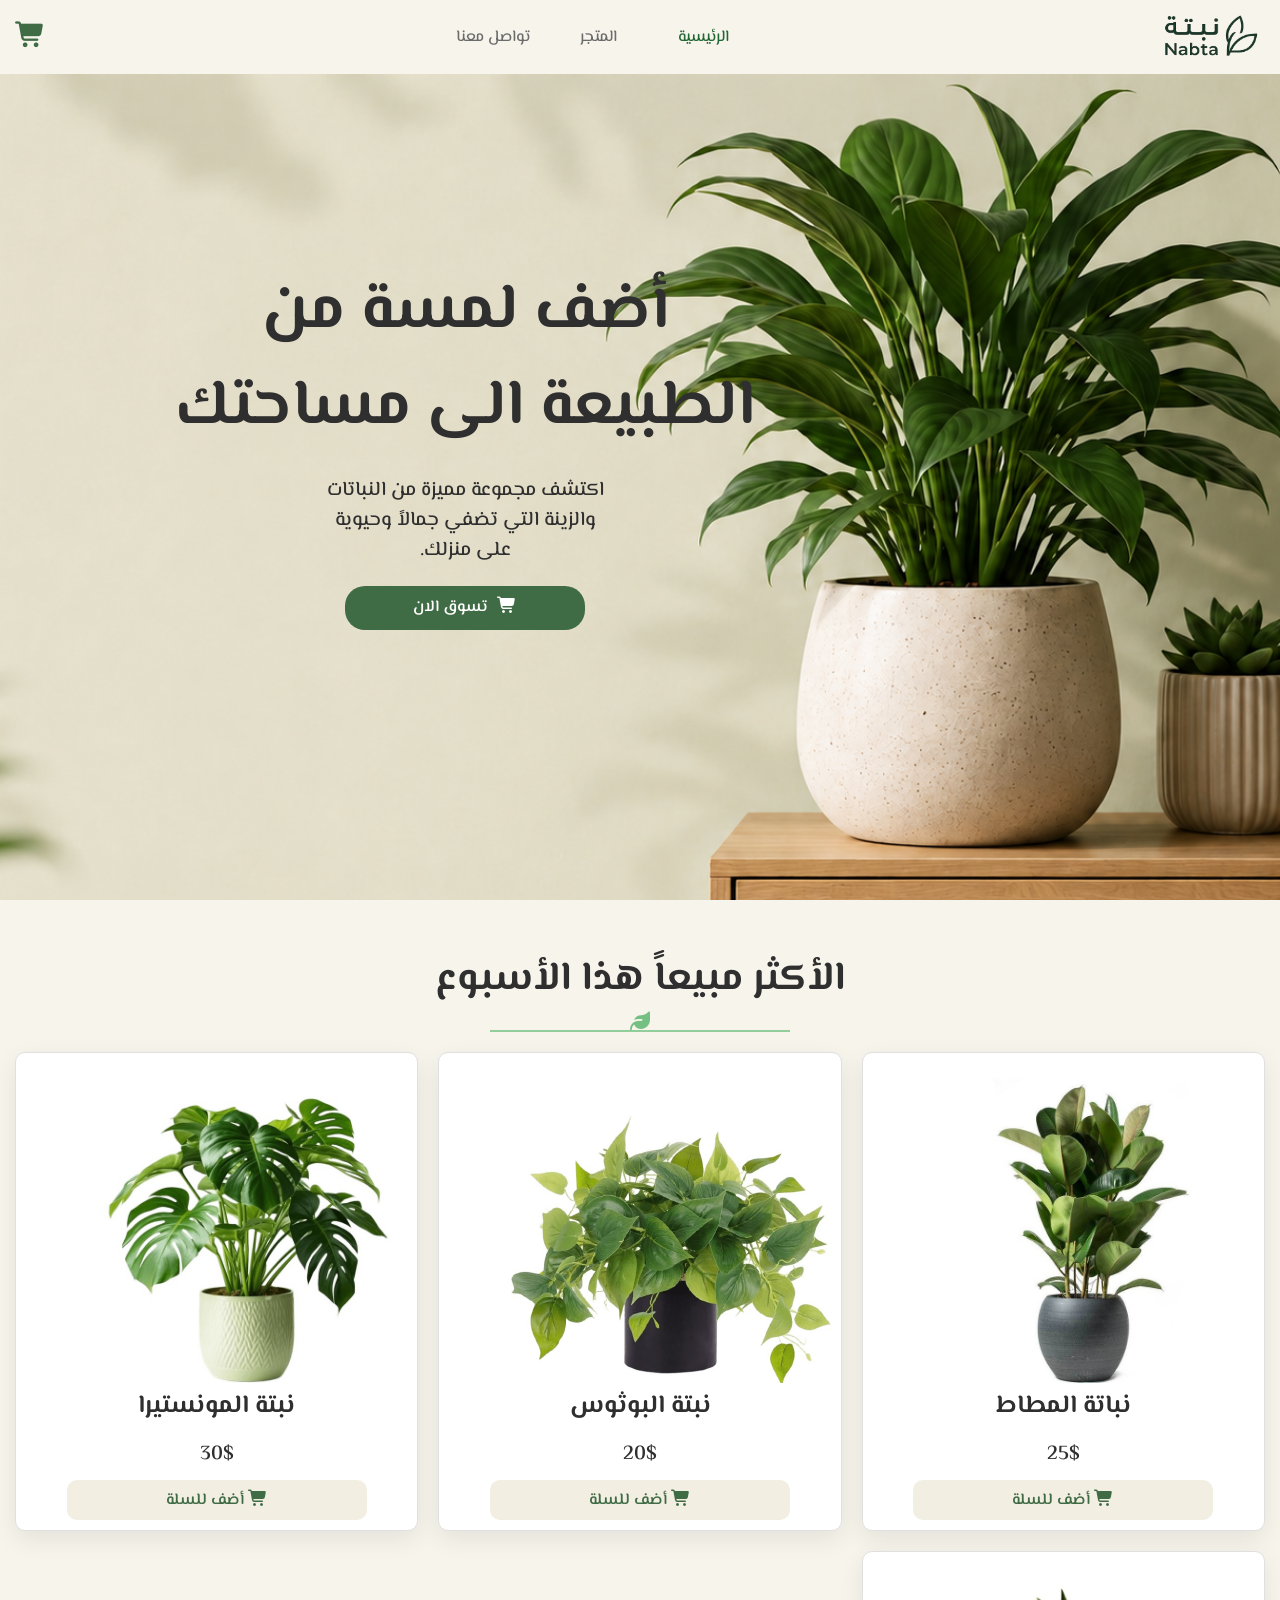
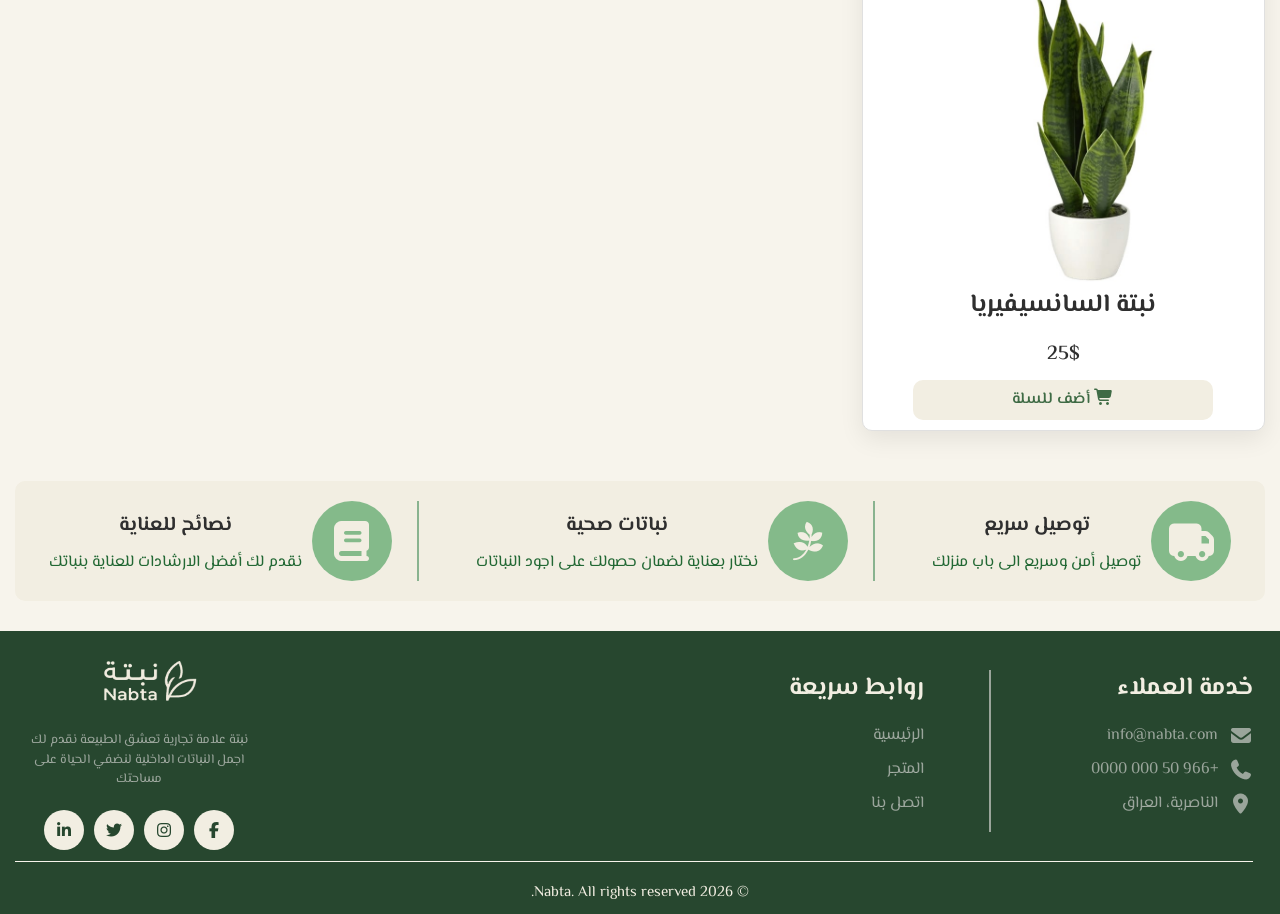
<file: index.html>
<!DOCTYPE html>
<html lang="ar" dir="rtl">
<head>
    <meta charset="UTF-8">
    <meta name="viewport" content="width=device-width, initial-scale=1.0">
    <title>Nabta</title>
    <!-- Font Awesome -->
    <link rel="stylesheet" href="css/all.min.css">
    <!-- Main Template CSS File -->
    <link rel="stylesheet" href="css/nabta.css">
</head>
<body>
    <!-- Start Nav-bar -->
    <nav>
        <div class="container">
            <div class="nav-content">
                <div class="logo">
                    <a href="#"><img src="img/logo-b.png" alt="logo"></a>
                </div>
                <div class="links">
                    <ul>
                        <li><a class="active" href="home.html">الرئيسية</a></li>
                        <li><a href="shop.html">المتجر</a></li>
                        <li><a href="contact.html">تواصل معنا</a></li>
                    </ul>
                </div>
                <div class="basket">
                    <i class="fa-solid fa-cart-shopping"></i>
                </div>
            </div>
        </div>
    </nav>
    <!-- End Nav-bar -->

    <!-- Start Hero-section -->
    <div class="hero-section">
        <div class="content-hero">
            <div class="text">
                <h1>أضف لمسة من الطبيعة الى مساحتك</h1>
                <p>اكتشف مجموعة مميزة من النباتات والزينة التي تضفي جمالاً وحيوية على منزلك.</p>
                <a href="#"> <i class="fa-solid fa-cart-shopping"></i> تسوق الان</a>
            </div>
            <div class="space"></div>
        </div>
    </div> 
    <!-- End Hero-section -->

    <!-- Start Most-popular-section -->
    <div class="most-popular-section">
        <div class="container">
            <div class="popular-content">
                <div class="popular-title">
                    <h2>الأكثر مبيعاً هذا الأسبوع</h2>
                </div>
                <div class="line">
                    <i class="fas fa-leaf"></i>
                </div>
                <div class="popular-products">
                    <div class="product">
                        <img src="img/rubber.jpg" alt="نبتة المطاط">
                        <div class="popular-product-info">
                            <h3>نباتة المطاط</h3>
                            <div class="popular-product-price">
                                <span>25$</span>
                            </div>
                            <div class="popular-product-actions">
                                <button class="add-to-cart"><i class="fa-solid fa-cart-shopping"></i> أضف للسلة</button>
                            </div>
                        </div>
                    </div>
                    <div class="product">
                        <img src="img/pothos-b.jpg" alt="نبتة البوثوس">
                        <div class="popular-product-info">
                            <h3>نبتة البوثوس</h3>
                            <div class="popular-product-price">
                                <span>20$</span>
                            </div>
                            <div class="popular-product-actions">
                                <button class="add-to-cart"><i class="fa-solid fa-cart-shopping"></i> أضف للسلة</button>
                            </div>
                        </div>
                    </div>
                    <div class="product">
                        <img src="img/monstera-b.jpg" alt="نبتة المونستيرا">
                        <div class="popular-product-info">
                            <h3>نبتة المونستيرا</h3>
                            <div class="popular-product-price">
                                <span>30$</span>
                            </div>
                            <div class="popular-product-actions">
                                <button class="add-to-cart"><i class="fa-solid fa-cart-shopping"></i> أضف للسلة</button>
                            </div>
                        </div>
                    </div>
                    <div class="product">
                        <img src="img/sansevieria-c.jpg" alt="نبتة السانسيفيريا">
                        <div class="popular-product-info">
                            <h3>نبتة السانسيفيريا</h3>
                            <div class="popular-product-price">
                                <span>25$</span>
                            </div>
                            <div class="popular-product-actions">
                                <button class="add-to-cart"><i class="fa-solid fa-cart-shopping"></i> أضف للسلة</button>
                            </div>
                        </div>
                    </div>
                </div>
            </div>
        </div>
    </div>
    <!-- End Most-popular-section -->

    <!-- start Services-section -->
     <div class="services">
        <div class="container">
            <div class="srv-content">
                <div class="box">
                    <div class="icon"><i class="fas fa-truck"></i></div>
                    <div class="text">
                        <h4>توصيل سريع</h4>
                        <p>توصيل أمن وسريع الى باب منزلك</p>
                    </div>
                </div>
                <div class="box">
                    <div class="icon"><i class="fa-brands fa-pagelines"></i></div>
                    <div class="text">
                        <h4>نباتات صحية</h4>
                        <p>نختار بعناية لضمان حصولك على اجود النباتات</p>
                    </div>
                </div>
                <div class="box">
                    <div class="icon"><i class="fas fa-book"></i></div>
                    <div class="text">
                        <h4>نصائح للعناية</h4>
                        <p>نقدم لك أفضل الارشادات للعناية بنباتك</p>
                    </div>
                </div>
            </div>
        </div>
     </div>
    <!-- End Services-section -->

    <!-- Start Footer-section -->
     <div class="footer">
        <div class="container">
            <div class="footer-content">
                <div class="box">
                    <div class="customer-service">
                        <h3>خدمة العملاء</h3>
                        <ul>
                            <li><i class="fas fa-envelope"></i><a href="mailto:info@nabta.com">info@nabta.com</a></li>
                            <li><i class="fas fa-phone"></i><a href="tel:+966500000000">+966 50 000 0000</a></li>
                            <li><i class="fas fa-map-marker-alt"></i><a href="#">الناصرية، العراق</a></li>
                        </ul>
                    </div>
                    <div class="quick-links">
                        <h3>روابط سريعة</h3>
                        <ul>
                            <li><a href="#">الرئيسية</a></li>
                            <li><a href="shop.html">المتجر</a></li>
                            <li><a href="contact.html">اتصل بنا</a></li>
                        </ul>
                    </div>
                </div>
                <div class="box-social">
                    <div class="social-media">
                        <div class="logo">
                            <a href="#"><img src="img/logo-f.png" alt="logo"></a>
                        </div>
                        <div class="text">
                            <p>نبتة علامة تجارية تعشق الطبيعة نقدم لك اجمل النباتات الداخلية لنضفي الحياة على مساحتك</p>
                        </div>
                        <ul>
                            <li><a href="https://www.facebook.com/nabta.plants"><i class="fab fa-facebook-f"></i></a></li>
                            <li><a href="https://www.instagram.com/nabta.plants"><i class="fab fa-instagram"></i></a></li>
                            <li><a href="https://www.twitter.com/nabta.plants"><i class="fab fa-twitter"></i></a></li>
                            <li><a href="https://www.linkedin.com/company/nabta.plants"><i class="fab fa-linkedin-in"></i></a></li>
                        </ul>
                    </div>
                </div>
            </div>
        </div>
     </div>
    <!-- End Footer-section -->

    <!-- Start Copyright-section -->
     <div class="copyright">
        <div class="container">
            <p>&copy; 2026 Nabta. All rights reserved.</p>
        </div>
     </div>
    <!-- End Copyright-section -->


</body>
</html>
</file>
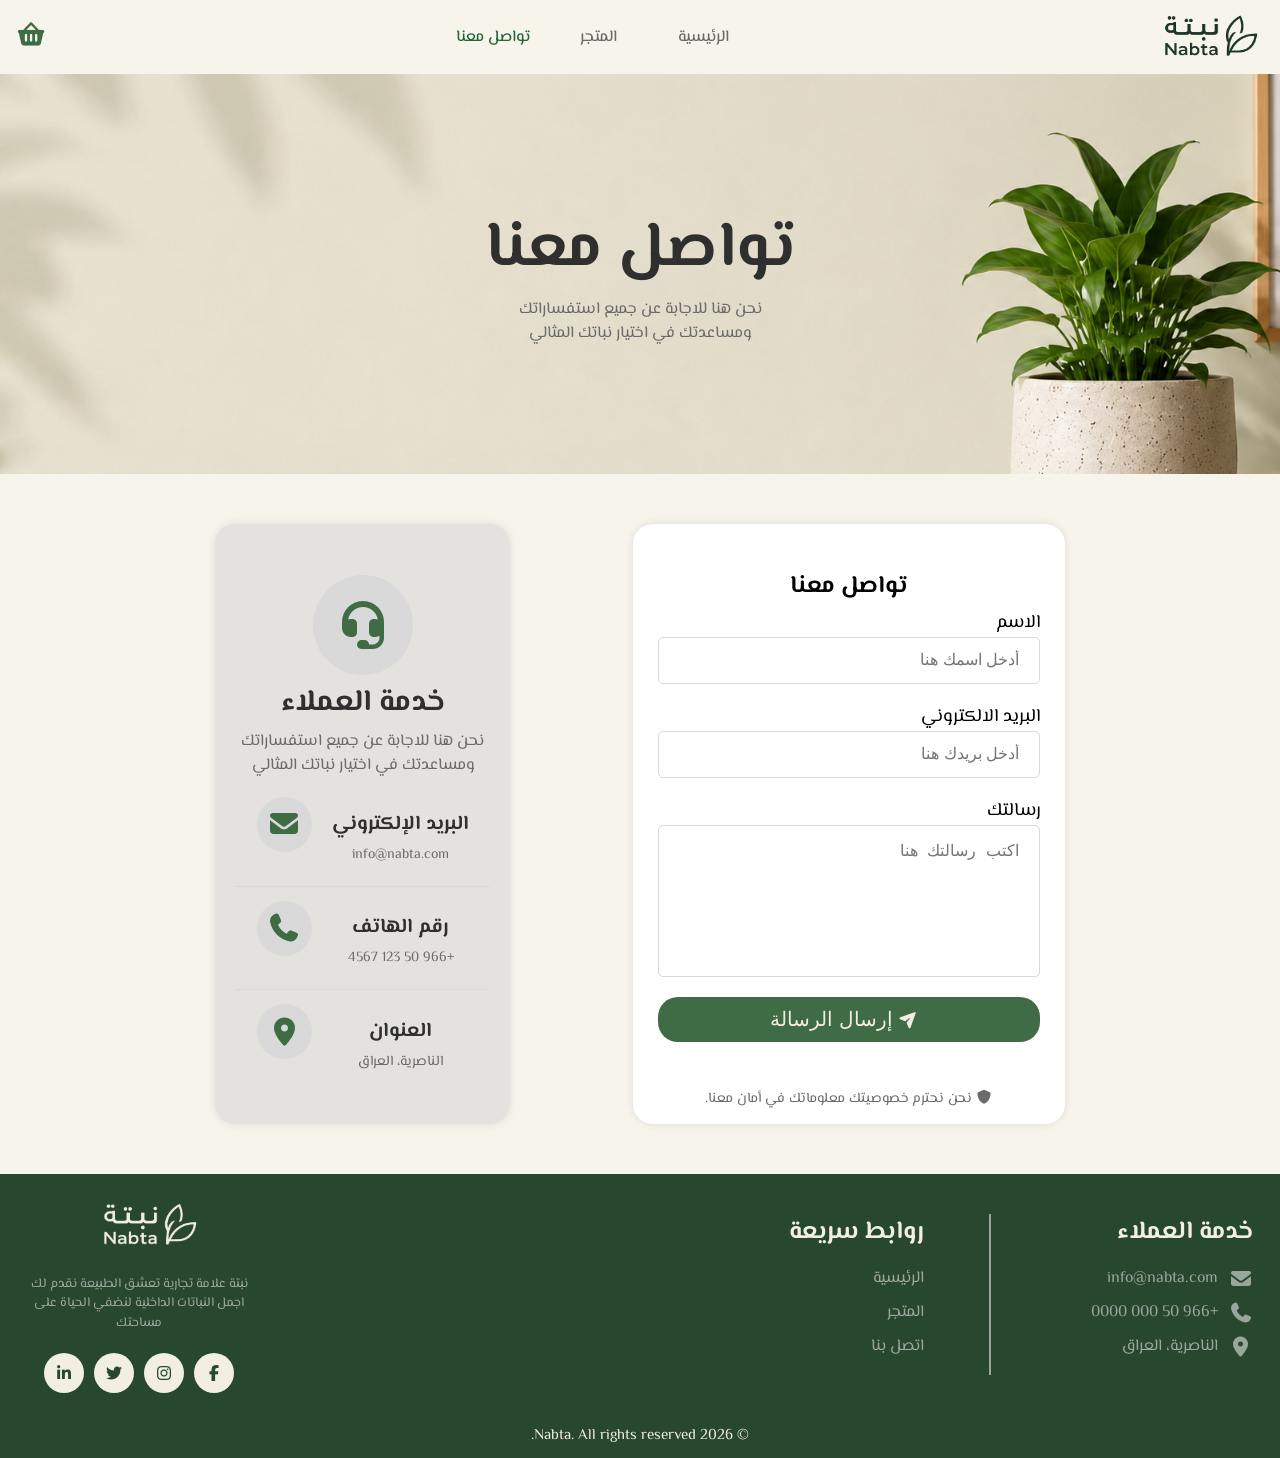
<file: contact.html>
<!DOCTYPE html>
<html lang="ar" dir="rtl">
<head>
    <meta charset="UTF-8">
    <meta name="viewport" content="width=device-width, initial-scale=1.0">
    <title>Nabta</title>
    <!-- Font Awesome -->
    <link rel="stylesheet" href="css/all.min.css">
    <!-- Main Template CSS File -->
    <link rel="stylesheet" href="css/nabta.css">
</head>
<body>
    <!-- Start Nav-bar -->
    <nav>
        <div class="container">
            <div class="nav-content">
                <div class="logo">
                    <a href="#"><img src="img/logo-b.png" alt="logo"></a>
                </div>
                <div class="links">
                    <ul>
                        <li><a href="index.html">الرئيسية</a></li>
                        <li><a href="shop.html">المتجر</a></li>
                        <li><a class="active" href="contact.html">تواصل معنا</a></li>
                    </ul>
                </div>
                <div class="basket">
                    <i class="fas fa-shopping-basket"></i>
                </div>
            </div>
        </div>
    </nav>
    <!-- End Nav-bar -->

    <!-- Start Header-section -->
    <div class="header">
        <div class="header-content">
            <h1>تواصل معنا</h1>
            <p>نحن هنا للاجابة عن جميع استفساراتك <br> ومساعدتك في اختيار نباتك المثالي</p>
        </div>
    </div>
    <!-- End Header-section -->

    <!-- Start Contact us-section -->
    <div class="contact-us">
        <div class="container">
            <div class="father-box">
                <div class="box-one">
                    <h2>تواصل معنا</h2>
                    <form action="">
                        <div class="details">
                            <label for="name">الاسم</label>
                            <input class="personal" type="text" id="name" required placeholder="أدخل اسمك هنا">
                        </div>
                        <div class="details">
                            <label for="email">البريد الالكتروني</label>
                            <input class="email" type="email" id="email" required placeholder="أدخل بريدك هنا">
                        </div>
                        <div class="details">
                            <label for="message">رسالتك</label>
                            <textarea class="text" id="message" required placeholder="اكتب رسالتك هنا"></textarea>
                        </div>
                        <div class="btn-send">
                            <button type="submit"><i class="fa-solid fa-paper-plane"></i> إرسال الرسالة</button>
                        </div>
                        <div class="footer-save">
                            <p><i class="fa-solid fa-shield"></i> نحن نحترم خصوصيتك معلوماتك في أمان معنا.</p>
                        </div>
                    </form>
                </div>
                <div class="box-two">
                    <div class="icon"><i class="fa-solid fa-headset"></i></div>
                    <div class="text-min">
                        <h3>خدمة العملاء</h3>
                        <p>نحن هنا للاجابة عن جميع استفساراتك <br> ومساعدتك في اختيار نباتك المثالي</p>
                    </div>
                    <div class="box-info">
                        <div class="text">
                            <h4>البريد الإلكتروني</h4>
                            <a href="mailto:info@nabta.com"><p>info@nabta.com</p></a>
                        </div>
                        <a href="mailto:info@nabta.com"><div class="box-icon"><i class="fa-solid fa-envelope"></i></div></a>
                    </div>
                    <div class="box-info">
                        <div class="text">
                            <h4>رقم الهاتف</h4>
                            <a href="tel:+966501234567"><p>+966 50 123 4567</p></a>
                        </div>
                        <a href="tel:+966501234567"><div class="box-icon"><i class="fa-solid fa-phone"></i></div></a>
                    </div>
                    <div class="box-info">
                        <div class="text">
                            <h4>العنوان</h4>
                            <a href="https://maps.app.goo.gl/kQ22vSnUgNtGTex47" target="_blank"><p>الناصرية، العراق</p></a>
                        </div>
                        <a href="https://maps.app.goo.gl/kQ22vSnUgNtGTex47" target="_blank"><div class="box-icon"><i class="fa-solid fa-map-marker-alt"></i></div></a>
                    </div>
                </div>
            </div>
        </div>
    </div>
    <!-- End Contact us-section -->

    <!-- Start Footer-section -->
     <div class="footer">
        <div class="container">
            <div class="footer-content">
                <div class="box">
                    <div class="customer-service">
                        <h3>خدمة العملاء</h3>
                        <ul>
                            <li><i class="fas fa-envelope"></i><a href="mailto:info@nabta.com">info@nabta.com</a></li>
                            <li><i class="fas fa-phone"></i><a href="tel:+966500000000">+966 50 000 0000</a></li>
                            <li><i class="fas fa-map-marker-alt"></i><a href="#">الناصرية، العراق</a></li>
                        </ul>
                    </div>
                    <div class="quick-links">
                        <h3>روابط سريعة</h3>
                        <ul>
                            <li><a href="index.html">الرئيسية</a></li>
                            <li><a href="shop.html">المتجر</a></li>
                            <li><a href="#">اتصل بنا</a></li>
                        </ul>
                    </div>
                </div>
                <div class="box-social">
                    <div class="social-media">
                        <div class="logo">
                            <a href="#"><img src="img/logo-f.png" alt="logo"></a>
                        </div>
                        <div class="text">
                            <p>نبتة علامة تجارية تعشق الطبيعة نقدم لك اجمل النباتات الداخلية لنضفي الحياة على مساحتك</p>
                        </div>
                        <ul>
                            <li><a href="https://www.facebook.com/nabta.plants"><i class="fab fa-facebook-f"></i></a></li>
                            <li><a href="https://www.instagram.com/nabta.plants"><i class="fab fa-instagram"></i></a></li>
                            <li><a href="https://www.twitter.com/nabta.plants"><i class="fab fa-twitter"></i></a></li>
                            <li><a href="https://www.linkedin.com/company/nabta.plants"><i class="fab fa-linkedin-in"></i></a></li>
                        </ul>
                    </div>
                </div>
            </div>
        </div>
     </div>
    <!-- End Footer-section -->

    <!-- Start Copyright-section -->
     <div class="copyright">
        <div class="container">
            <p>&copy; 2026 Nabta. All rights reserved.</p>
        </div>
     </div>
    <!-- End Copyright-section -->
</file>
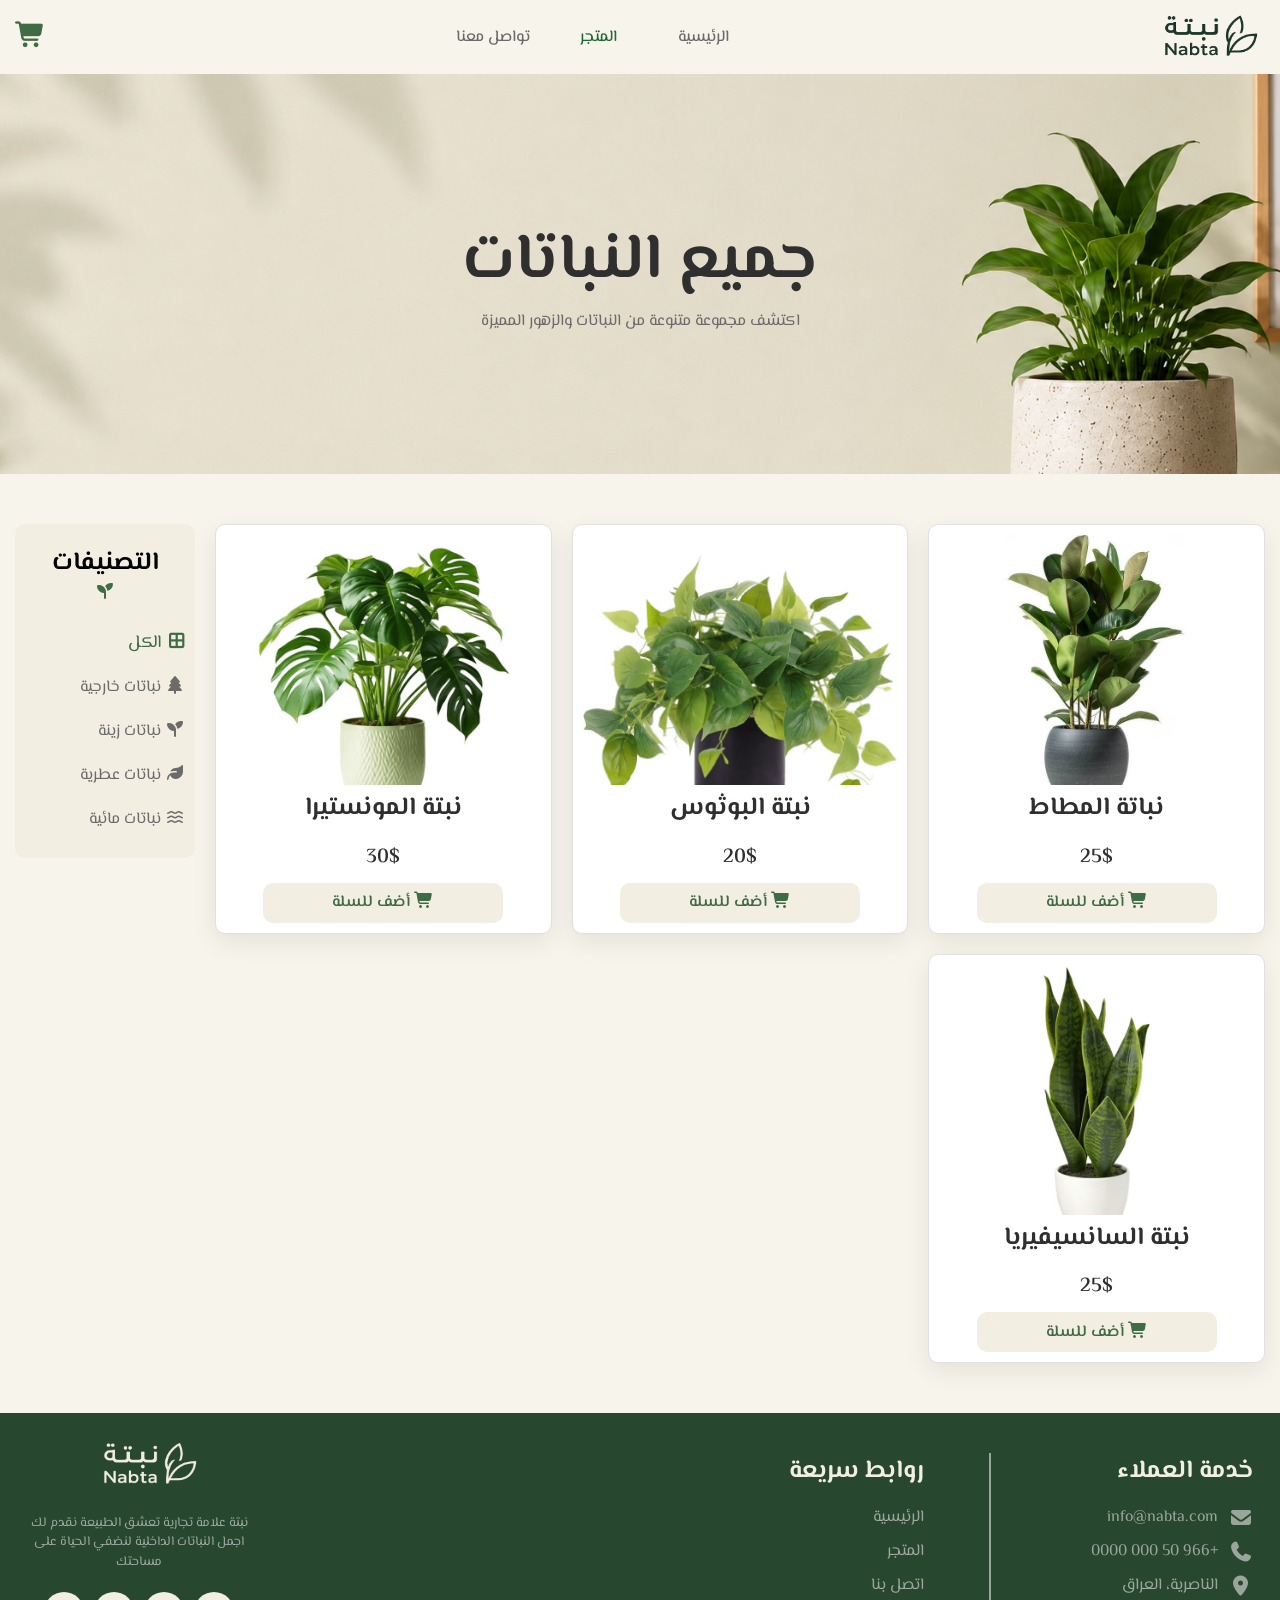
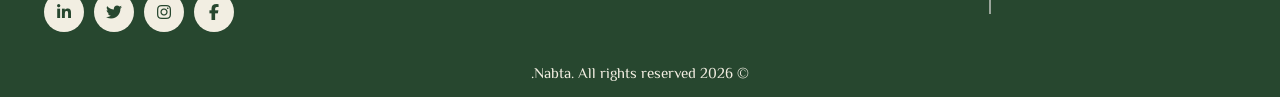
<file: shop.html>
<!DOCTYPE html>
<html lang="ar" dir="rtl">
<head>
    <meta charset="UTF-8">
    <meta name="viewport" content="width=device-width, initial-scale=1.0">
    <title>Nabta</title>
    <!-- Font Awesome -->
    <link rel="stylesheet" href="css/all.min.css">
    <!-- Main Template CSS File -->
    <link rel="stylesheet" href="css/nabta.css">
</head>
<body>
    <!-- Start Nav-bar -->
    <nav>
        <div class="container">
            <div class="nav-content">
                <div class="logo">
                    <a href="#"><img src="img/logo-b.png" alt="logo"></a>
                </div>
                <div class="links">
                    <ul>
                        <li><a href="index.html">الرئيسية</a></li>
                        <li><a class="active" href="shop.html">المتجر</a></li>
                        <li><a href="contact.html">تواصل معنا</a></li>
                    </ul>
                </div>
                <div class="basket">
                    <i class="fa-solid fa-cart-shopping"></i>
                </div>
            </div>
        </div>
    </nav>
    <!-- End Nav-bar -->

    <!-- Start Header-section -->
    <div class="header">
        <div class="header-content">
            <h1>جميع النباتات</h1>
            <p>اكتشف مجموعة متنوعة من النباتات والزهور المميزة</p>
        </div>
    </div>
    <!-- End Header-section -->

    <!-- Start Products-Section -->
    <div class="generl-sec">
        <div class="container">
            <div class="shop-sec">
                <div class="products-grid">
                    <div class="popular-products">
                        <div class="product">
                            <img src="img/rubber.jpg" alt="نبتة المطاط">
                            <div class="popular-product-info">
                                <h3>نباتة المطاط</h3>
                                <div class="popular-product-price">
                                    <span>25$</span>
                                </div>
                                <div class="popular-product-actions">
                                    <button class="add-to-cart"><i class="fa-solid fa-cart-shopping"></i> أضف للسلة</button>
                                </div>
                            </div>
                        </div>
                        <div class="product">
                            <img src="img/pothos-b.jpg" alt="نبتة البوثوس">
                            <div class="popular-product-info">
                                <h3>نبتة البوثوس</h3>
                                <div class="popular-product-price">
                                    <span>20$</span>
                                </div>
                                <div class="popular-product-actions">
                                    <button class="add-to-cart"><i class="fa-solid fa-cart-shopping"></i> أضف للسلة</button>
                                </div>
                            </div>
                        </div>
                        <div class="product">
                            <img src="img/monstera-b.jpg" alt="نبتة المونستيرا">
                            <div class="popular-product-info">
                                <h3>نبتة المونستيرا</h3>
                                <div class="popular-product-price">
                                    <span>30$</span>
                                </div>
                                <div class="popular-product-actions">
                                    <button class="add-to-cart"><i class="fa-solid fa-cart-shopping"></i> أضف للسلة</button>
                                </div>
                            </div>
                        </div>
                        <div class="product">
                            <img src="img/sansevieria-c.jpg" alt="نبتة السانسيفيريا">
                            <div class="popular-product-info">
                                <h3>نبتة السانسيفيريا</h3>
                                <div class="popular-product-price">
                                    <span>25$</span>
                                </div>
                                <div class="popular-product-actions">
                                    <button class="add-to-cart"><i class="fa-solid fa-cart-shopping"></i> أضف للسلة</button>
                                </div>
                            </div>
                        </div>
                    </div>
                </div>
                <div class="categories">
                    <div class="title">
                        <h2>التصنيفات</h2>
                        <i class="fa-solid fa-seedling"></i>
                    </div>
                    <div class="list">
                        <ul>
                            <li class="active"><i class="fa-solid fa-border-all"></i> <a href="#">الكل</a></li>
                            <li><i class="fa-solid fa-tree"></i> <a href="#">نباتات خارجية</a></li>
                            <li><i class="fa-solid fa-seedling"></i> <a href="#">نباتات زينة</a></li>
                            <li><i class="fa-solid fa-leaf"></i> <a href="#">نباتات عطرية</a></li>
                            <li><i class="fa-solid fa-water"></i> <a href="#">نباتات مائية</a></li>
                        </ul>
                    </div>
                </div>
            </div>
        </div>
    </div>

    <!-- End Products-Section -->

    <!-- Start Footer-section -->
     <div class="footer">
        <div class="container">
            <div class="footer-content">
                <div class="box">
                    <div class="customer-service">
                        <h3>خدمة العملاء</h3>
                        <ul>
                            <li><i class="fas fa-envelope"></i><a href="mailto:info@nabta.com">info@nabta.com</a></li>
                            <li><i class="fas fa-phone"></i><a href="tel:+966500000000">+966 50 000 0000</a></li>
                            <li><i class="fas fa-map-marker-alt"></i><a href="#">الناصرية، العراق</a></li>
                        </ul>
                    </div>
                    <div class="quick-links">
                        <h3>روابط سريعة</h3>
                        <ul>
                            <li><a href="index.html">الرئيسية</a></li>
                            <li><a href="#">المتجر</a></li>
                            <li><a href="contact.html">اتصل بنا</a></li>
                        </ul>
                    </div>
                </div>
                <div class="box-social">
                    <div class="social-media">
                        <div class="logo">
                            <a href="#"><img src="img/logo-f.png" alt="logo"></a>
                        </div>
                        <div class="text">
                            <p>نبتة علامة تجارية تعشق الطبيعة نقدم لك اجمل النباتات الداخلية لنضفي الحياة على مساحتك</p>
                        </div>
                        <ul>
                            <li><a href="https://www.facebook.com/nabta.plants"><i class="fab fa-facebook-f"></i></a></li>
                            <li><a href="https://www.instagram.com/nabta.plants"><i class="fab fa-instagram"></i></a></li>
                            <li><a href="https://www.twitter.com/nabta.plants"><i class="fab fa-twitter"></i></a></li>
                            <li><a href="https://www.linkedin.com/company/nabta.plants"><i class="fab fa-linkedin-in"></i></a></li>
                        </ul>
                    </div>
                </div>
            </div>
        </div>
     </div>
    <!-- End Footer-section -->

    <!-- Start Copyright-section -->
     <div class="copyright">
        <div class="container">
            <p>&copy; 2026 Nabta. All rights reserved.</p>
        </div>
     </div>
    <!-- End Copyright-section -->
</file>
<file: css/nabta.css>
/*Start Variables*/
@import url('https://fonts.googleapis.com/css2?family=El+Messiri:wght@400..700&display=swap');
:root {
    /* الألوان الأساسية */
    --primary-color: #3F6B45;       /* اللون الأساسي - أخضر غامق */
    --dark-green: #27472F;          /* أخضر داكن للتذييل والعناوين */
    
    /* ألوان الخلفيات */
    --bg-primary: #F7F4EC;          /* لون الخلفية الأساسي - بيج */
    --bg-secondary: #F2EEE2;        /* لون الخلفية الثانوية - كريمي فاتح */
    --card-bg: #FFFFFF;             /* لون البطاقات - أبيض */
    
    /* ألوان النصوص */
    --text-primary: #2F2F2F;        /* لون النص الأساسي - رمادي داكن */
    --text-secondary: #6B6B6B;      /* لون النص الثانوي - رمادي */
    
    /* ألوان الحدود */
    --border-color: #D9D9D9;        /* لون الحدود والخطوط الفاصلة */
}
/*End Variables*/

/*Start Global Rules*/
*/
/* 1. إعادة تعيين الصندوق وإزالة الهوامش الافتراضية لجميع العناصر والـ Pseudo-elements */
*, *::before, *::after {
    box-sizing: border-box;
    margin: 0;
    padding: 0;
}

/* 2. تحسين التمرير الانسيابي */
html {
    scroll-behavior: smooth;
}

/* 3. إعدادات خطوط النظام الافتراضية السريعة والتحسين البصري */
body {
    font-family: "El Messiri", sans-serif;
    line-height: 1.5;
    -webkit-font-smoothing: antialiased;
    background: var(--bg-primary);
    margin: 0;
}

/* 4. تنظيف القوائم */
ul, ol {
    list-style: none;
}

/* 5. التعامل مع الروابط بذكاء دون تدمير إمكانية الوصول */
a {
    color: inherit;
    text-decoration: none;
}

/* 6. الحاوية الحديثة الانسيابية */
.container {
    width: min(100% - 30px, 1370px);
    margin-inline: auto;
}

/* 7. جعل العناصر المرئية مرنة تلقائياً لمنع خروجها عن حدود الشاشة */
img, picture, video, canvas, svg {
    max-width: 100%;
    display: block;
}
/*End Global Rules*/

/*Start Nav-bar*/
nav{
    position: sticky;
    top: 0;
    z-index: 1000;
    background: var(--bg-primary);
}
nav .nav-content {
    display: flex;
    justify-content: space-between;
    align-items: center;
}
.logo {
    width: 130px;
}
.logo img {
    max-width: 125px;
    transition: .3s;
}

.logo img:hover{
    scale: 1.05;
}

nav .nav-content .links ul {
    display: flex;
    justify-content: center;
    align-items: center;
    padding: 0;
}

nav .nav-content .links ul li {
    margin: 0 5px;
    height: 100%;
    display: flex;
    align-items: center;
    min-width: 77px;
}

nav .nav-content .links ul li a {
    padding: 10px 0;
    font-size: 16px;
    width: fit-content;
    height: 22px;
    color: var(--text-secondary);
    font-weight: 500;
    position: relative;
    transition: .3s;
    overflow: hidden;
}

nav .nav-content .links ul li a.active {
    color: #226834;
}

nav .nav-content .links ul li:first-child{
    margin-left: 30px;
}

nav .nav-content .links ul li a:not(.active)::after {
    content: '';
    position: absolute;
    border-bottom: 2px solid #226834;
    width: 100%;
    height: 22px;
    right: -100%;
    transition: .3s;
}

nav .nav-content .links ul li a:hover {
    color: #226834;
    scale: 1.05;
}

nav .nav-content .links ul li a:hover::after {
    right: 0;
}

nav .nav-content .basket i{
    font-size: 25px;
    color: var(--primary-color);
    transition: .3s;
}

nav .nav-content .basket i:hover{
    color: #226834;
    scale: 1.1;
}

@media (max-width: 767px) {
    nav .nav-content {
        display: flex;
        flex-direction: column;
        justify-content: center;
        align-items: center;
    }
    nav .nav-content .basket i{
        display: none;
    }
}

/*End Nav-bar*/

/*Start Hero-section*/
.hero-section{
    height: calc(100dvh - 74px);
    background-image: url('../img/hero-image.png');
    background-size: cover;
    background-position: center;
    background-repeat: no-repeat;
}

.hero-section .content-hero{
    display: flex;
    flex-direction: row-reverse;
    justify-content: space-around;
    align-items: center;
}

.hero-section .text{
    flex-basis: 600px;
    align-items: center;
    text-align: center;
    transform: translate(70px , 190px);
    display: flex;
    flex-direction: column;
}

.hero-section .text h1{
    margin: 0;
    font-size: 64px;
    color: var(--text-primary);
    font-weight: 700;
    font-family: "El Messiri", sans-serif;
    margin-bottom: 20px;
}

.hero-section .text p{
    width: 300px;
    font-size: 20px;
    color: var(--text-primary);
    font-weight: 500;
    font-family: "El Messiri", sans-serif;
    margin: 0;
    margin-bottom: 20px;
    text-align: center;
}

.hero-section .text a{
    background-color: var(--primary-color);
    color: white;
    width: 200px;
    padding: 10px 20px;
    border-radius: 20px;
    border: none;
    cursor: pointer;
    font-size: 16px;
    font-weight: 600;
    font-family: "El Messiri", sans-serif;
    transition: .3s;
}

.hero-section .text a:hover{
    background-color: var(--secondary-color);
    color: var(--primary-color);
    border: 1px solid var(--primary-color);
    scale: 1.05;
}

.hero-section .text a i{
    margin-left: 5px;
}

.hero-section .space{
    width: 300px;
    height: 300px;
}

@media (max-width: 768px) {
    .hero-section{
        height: 50dvh !important;
        background-image: none !important;
    }
    .hero-section .content-hero{
        display: flex;
        justify-content: center !important;
        align-items: center;
    }
    .hero-section .content-hero .text{
        transform: translate(0, 0);

        h1{
            font-size: 40px;
        }
        p{
            font-size: 16px;
        }
    }
    .hero-section .space{
        display: none;
    }
}

/*End Hero-section*/

/*Start Popular-products-section*/
.most-popular-section{
    padding: 50px 0;
}

.popular-content{
    display: flex;
    flex-direction: column;
}

.most-popular-section .popular-title{
    width: 100%;
    text-align: center;
}

.most-popular-section .popular-title h2{
    font-size: 40px;
    color: var(--text-primary);
    font-weight: 800;
    font-family: "El Messiri", sans-serif;
    margin: 0;
}

.most-popular-section .line{
    width: 300px;
    height: 1.5px;
    background-color: #28a2467c;
    margin: 20px auto;
    position: relative;
}

.most-popular-section .line i{
    position: absolute;
    top: 50%;
    left: 50%;
    transform: translate(-50%, -95%);
    font-size: 20px;
    color: #28a246a1;
}

.popular-products{
    display: grid;
    grid-template-columns: repeat(auto-fill, minmax(320px, 1fr));
    gap: 20px;
}

.product{
    padding: 10px;
    border: 1px solid #e0e0e0;
    border-radius: 10px;
    background-color: var(--card-bg);
    box-shadow: 0 8px 24px rgba(0,0,0,.08);
    transition: .3s;
}

.product:hover{
    scale: 1.05;
}

.product img{
    object-fit: cover;
    width: 320px;
    height: 320px;
    border-radius: 10px;
}

 .product .popular-product-info{
    display: flex;
    flex-direction: column;
    align-items: center;
    justify-content: space-between;
    gap: 10px;
    font-family: "El Messiri", sans-serif;
}

.popular-product-info h3{
    font-size: 25px;
    color: var(--text-primary);
    font-weight: 800;
    font-family: "El Messiri", sans-serif;
    margin: 5px 0;
}

.popular-product-price span{
    font-size: 20px;
    color: var(--text-primary);
    font-weight: 600;
}

.popular-product .popular-product-actions{
    width: 100%;
}

.add-to-cart{
    position: relative;
    width: 300px;
    height: 40px;
    border-radius: 10px;
    background-color: var(--bg-secondary);
    color: var(--primary-color);
    border: none;
    cursor: pointer;
    font-size: 16px;
    font-weight: 600;
    font-family: "El Messiri", sans-serif;
    transition: .3s;
    overflow: hidden;
}

.add-to-cart::after{
    content: '';
    position: absolute;
    background: #226834;
    width: 5px;
    height: 100%;
    top: 50%;
    left: 50%;
    transform: translate(-50%, -50%);
    transition: .5s;
    z-index: -1;
}

.add-to-cart:hover{
    scale: 1.05;
    box-shadow: 0 6px 18px rgba(63,107,69,.25);
    color: var(--bg-secondary)
}

.add-to-cart:hover::after{
    width: 100%;
    height: 100%;
}

/*End Popular-products-section*/

/*Start Serveces-section*/
.serveces{
    padding: 50px 0;
}

.srv-content{
    display: flex;
    align-items: center;
    justify-content: space-around;
    flex-wrap: wrap;
    gap: 30px;
    background: var(--bg-secondary);
    margin: 0 auto;
    border-radius: 10px;
    padding: 20px;
    margin-bottom: 30px;
}

.srv-content .box{
    display: flex;
    flex-direction: row;
    align-items: center;
    justify-content: center;
    gap: 10px;
    color: var(--text-primary);
    text-align: center;
}

.srv-content .box:not(:first-child){
    border-right: 2px solid #4e915fa3;
    padding-right: 25px;
}

.srv-content .box .icon{
    min-width: 80px;
    height: 80px;
    border-radius: 50%;
    background-color: #2990438b;
    text-align: center;
    position: relative;
}

.srv-content .box i{
    color: var(--bg-secondary);
    font-size: 40px;
    text-align: center;
    position: absolute;
    top: 50%;
    left: 50%;
    transform: translate(-50%, -50%);
}

.srv-content .box .text h4{
    font-size: 20px;
    color: var(--text-primary);
    font-weight: 700;
    font-family: "El Messiri", sans-serif;
    margin: 10px 0;
}

.srv-content .box .text p{
    font-size: 16px;
    color: #226834;
    font-weight: 400;
    font-family: "El Messiri", sans-serif;
    margin: 5px 0;
}

@media (max-width: 767px) {
    .srv-content .box{
        border: none !important;
        padding: 0 !important;
    }
    .srv-content .box .text{
        min-width: 200px;
    }
}
/*End Serveces-section*/

/*Start footer*/
.footer{
    background-color: var(--dark-green);
    color: var(--bg-secondary);
    padding: 10px 0;
    width: 100%;
}

.footer-content{
    display: flex;
    align-items: center;
    justify-content: space-between;
    flex-wrap: wrap;
    gap: 30px;
    padding: 12px;
    position: relative;
    overflow: hidden;
}

.footer-content::after{
    content: '';
    position: absolute;
    text-align: center;
    bottom: 0;
    width: 100%;
    height: 0.8px;
    background-color: var(--bg-primary);
}

.footer-content .box{
    display: flex;
    align-items: center;
    justify-content: center;
    gap: 40px;
}

.footer-content .box ul{
    list-style: none;
    display: flex;
    flex-direction: column;
    gap: 10px;
    padding: 0;
}

.footer-content .box ul li{
    display: flex;
    align-items: center;
    gap: 10px;
    color: #e8e4e499;
    font-weight: 300;
}

.footer-content .box ul li i{
    font-size: 20px;
}

.footer-content .box li a{
    transition: .3s;
}

.footer-content .box li a:hover{
    color: var(--bg-secondary);
    scale: 1.05;
}

.footer-content .box h3{
    color: var(--bg-secondary);
    font-size: 25px;
    font-weight: 700;
    font-family: "El Messiri", sans-serif;
    margin: 0;
}

.footer-content .box .customer-service{
    border-left: 2px solid #e8e4e499;
    padding-left: 100px; 
}

.footer-content .box .quick-links{
    margin-right: 25px;
}

.footer-content .box-social{
    flex-basis: 20%;
    text-align: center;
    margin-left: 100px;
}

.footer-content .box-social .social-media{
    display: flex;
    flex-direction: column;
    align-items: center;
    justify-content: center;
    gap: 20px;
    position: relative;
    right: 45%;
}

.footer-content .box-social .social-media p{
    margin: 0;
    color: #e8e4e499;
    font-size: 13px;
}

.footer-content .box-social .social-media ul{
    display: flex;
    justify-content: center;
    align-items: flex-start;
    text-align: center;
    gap: 10px;
    padding: 0;
    margin: 0;
}

.footer-content .box-social .social-media li a{
    background: var(--bg-secondary);
    color: var(--dark-green);
    width: 40px;
    height: 40px;
    display: flex;
    align-items: center;
    justify-content: center;
    border-radius: 50%;
    text-decoration: none;
    transition: all 0.3s ease;
}

.footer-content .box-social .social-media li a:hover{
    background: var(--dark-green);
    color: var(--bg-secondary);
    scale: 1.1;
}

@media (max-width: 767px) {
    .footer-content{
        display: flex;
        flex-direction: column;
        align-items: center;
        justify-content: center;
    }
    .box{
        display: flex;
        flex-direction: column;
        align-items: center !important;
        justify-content: center !important;
        margin: 0 !important;
        padding: 0 !important;
    }
    .box .customer-service{
        text-align: center;
        padding: 0 !important;
        border: none !important;
        border-bottom: 2px solid #e8e4e499 !important;
        padding-bottom: 20px !important;
    }
    .box .quick-links{
        margin: 0 !important;
        text-align: center !important;
    }
    .box .quick-links ul{
        text-align: center !important;
    }
    .box-social{
        margin: auto !important;
    }
    .social-media{
        right: 0 !important;
    }
}

/*End footer*/

/*Start copyright-section*/
.copyright{
    background: var(--dark-green);
    color: var(--bg-secondary);
    text-align: center;
    padding: 10px 0;
    font-size: 15px;
    font-weight: 400;
    font-family: "El Messiri", sans-serif;
    margin: 0;
    transition: 0.3s;

    p{
        margin: 0;
    }
}

/*End copyright-section*/

/*Start shop-section*/

/*Start Header-section*/
.header{
    background: url('../img/shop-img.png');
    height: 400px;
    background-repeat: no-repeat;
    background-size: cover;
    background-position: center;
    display: flex;
    align-items: center;
    justify-content: center;

    .header-content{
        text-align: center;
        color: var(--text-primary);

        h1{
            font-size: 64px;
            font-weight: 700;
            font-family: "El Messiri", sans-serif;
            margin: 0;
        }
        p{
            font-size: 16px;
            font-weight: 400;
            color: var(--text-secondary);
            font-family: "El Messiri", sans-serif;
            margin: 0;
        }
    }
}

@media (max-width: 767px) {
    .header-content{
        h1{
            font-size: 45px !important;
        }
        p{
            font-size: 13px !important;
        }
    }
}

.generl-sec{
    padding: 50px 0;

    .container{
        .shop-sec{
            display: flex;
            justify-content: center;
            gap: 20px;

            .products-grid{
                flex: 1;

                .popular-products{
                    display: grid;
                    grid-template-columns: repeat(auto-fill, minmax(250px, 1fr));
                    gap: 20px;

                    .product{

                        img{
                            width: 100%;
                            height: 250px;
                            object-fit: cover;
                        }

                        .popular-product-actions{
                            .add-to-cart{
                                width: 240px;
                            }
                        }
                    }
                }
            }

            .categories{
                min-width: 180px;
                background: var(--bg-secondary);
                border-radius: 10px;
                height: fit-content;

                .title{
                    text-align: center;
                    h2{
                        font-size: 25px;
                        margin-bottom: 0;
                    }
                    i{
                        color: var(--primary-color);
                    }
                }

                .list{
                    ul{
                        display: flex;
                        flex-direction: column;
                        align-items: flex-start;
                        padding: 0 10px 0 0;

                        li{
                            margin: 10px 0;
                            color: var(--text-secondary);
                            transition: .5s;

                            &.active{
                                color: var(--primary-color);
                                scale: 1.1;
                            }
                            &:hover{
                                color: var(--primary-color);
                                scale: 1.1;
                            }
                            
                        }
                    }
                }
            }
        }
    }
}

@media (max-width: 768px) {
    .products-grid{
                .popular-products{

                    .product{
                        img{
                            height: 325px !important;
                        }
                    }
                }
            }

    .categories{
        display: none;
    }
}



/*End Header-section*/
/*End shop-section*/

/*Start Contact*/

.contact-us{
    padding: 50px 0;
    margin: 0 200px;

    .container{
        .father-box{
            display: flex;
            justify-content: space-between;

            .box-one{
                flex-basis: 45%;
                background: var(--card-bg);
                padding: 25px;
                border-radius: 20px;
                display: flex;
                flex-direction: column;
                position: relative;
                min-height: 550px;
                box-shadow: 0 0 8px rgba(0, 0, 0, 0.1);

                h2{
                    text-align: center;
                    margin-bottom: 5px;
                }
                .details{
                    display: flex;
                    flex-direction: column;
                    margin-bottom: 20px;
                    transition: .3s;

                    &:hover{
                        scale: 1.02;
                    }

                    label{
                        font-size: 18px;
                    }
                    input{
                        min-width: 80%;
                        height: 45px;
                        border-radius: 5px;
                        padding: 0 20px;
                        background: transparent;
                        border: 1px solid var(--border-color);
                        outline: none;
                        font-size: 16px;
                        transition: .3s;

                        &:hover{
                            box-shadow: 0 0 10px rgba(0, 0, 0, 0.1);
                        }
                    }
                    textarea{
                        min-width: 85%;
                        min-height: 120px;
                        border-radius: 5px;
                        padding: 15px 20px;
                        background: transparent;
                        border: 1px solid var(--border-color);
                        outline: none;
                        resize: none;
                        font-size: 16px;
                        transition: .3s;

                        &:hover{
                            box-shadow: 0 0 10px rgba(0, 0, 0, 0.1);
                        }
                    }
                    
                }
                .btn-send{
                    button{
                        width: 100%;
                        height: 45px;
                        border-radius: 20px;
                        padding: 0 20px;
                        background: var(--primary-color);
                        border: none;
                        outline: none;
                        font-size: 20px;
                        color: var(--bg-secondary);
                        font-weight: 400;
                        transition: .3s;

                        i{
                            margin-right: 10px;
                            font-size: 15px;
                        }

                        &:hover{
                            scale: 1.05;
                            box-shadow: 0 0 10px var(--primary-color);
                        }
                    }
                }

                .footer-save{
                    display: flex;
                    justify-content: center;
                    p{
                        font-size: 14px;
                        color: var(--text-secondary);
                        position: absolute;
                        bottom: 0;
                        width: fit-content;
                        text-align: center;
                    }
                }
            }
            .box-two{
                flex-basis: 30%;
                background: #d9d9d9a9;
                padding: 20px;
                border-radius: 20px;
                display: flex;
                flex-direction: column;
                align-items: center;
                justify-content: center;
                text-align: center;
                box-shadow: 0 0 8px rgba(0, 0, 0, 0.1);

                .icon{
                    font-size: 48px;
                    color: var(--primary-color);
                    background: var(--border-color);
                    padding: 10px;
                    border-radius: 50%;
                    min-width: 80px;
                    min-height: 80px;
                    display: flex;
                    align-items: center;
                    justify-content: center;
                }

                .text-min{
                    h3{
                        font-size: 30px;
                        color: var(--text-primary);
                        margin-top: 5px;
                        margin-bottom: 5px;
                    }
                    p{
                        font-size: 16px;
                        color: var(--text-secondary);
                        margin: 5px 0;
                    }
                }

                .box-info{
                    display: flex;
                    align-items: center;
                    width: 100%;

                    .text{
                        min-width: 140px;
                        width: 70%;
                        h4{
                            font-size: 20px;
                            color: var(--text-primary);
                            margin-bottom: 5px;
                        }
                        p{
                            font-size: 14px;
                            color: var(--text-secondary);
                            margin: 0;
                            text-decoration: none;
                            transition: all 0.3s ease;

                            &:hover{
                                scale: 1.1;
                                color: var(--primary-color);
                            }
                        }
                    }
                    .box-icon{
                        font-size: 28px;
                        color: var(--primary-color);
                        background: var(--border-color);
                        padding: 5px;
                        border-radius: 50%;
                        min-width: 45px;
                        min-height: 45px;
                        display: flex;
                        align-items: center;
                        justify-content: center;
                        transition: all 0.3s ease;

                        &:hover{
                            scale: 1.05;
                            background: var(--primary-color);
                            color: var(--bg-secondary);
                        }
                    }
                }
                .box-info:not(:last-child){
                    border-bottom: 1px solid var(--border-color);
                    padding-bottom: 20px;
                }
            }
        }
    }
}

@media (max-width: 767px) {
    .header{
        background: none;
        height: 200px;
    }

    .contact-us{
        margin: 0 !important;
        padding: 50px 0 !important;


        .father-box{
            display: flex;
            flex-direction: column;
            gap: 50px;
            
            .box-one{
                margin: 0;
            }
            .box-two{
                margin: 0;
            }
        }
    }
}
/*End Contact*/
</file>
